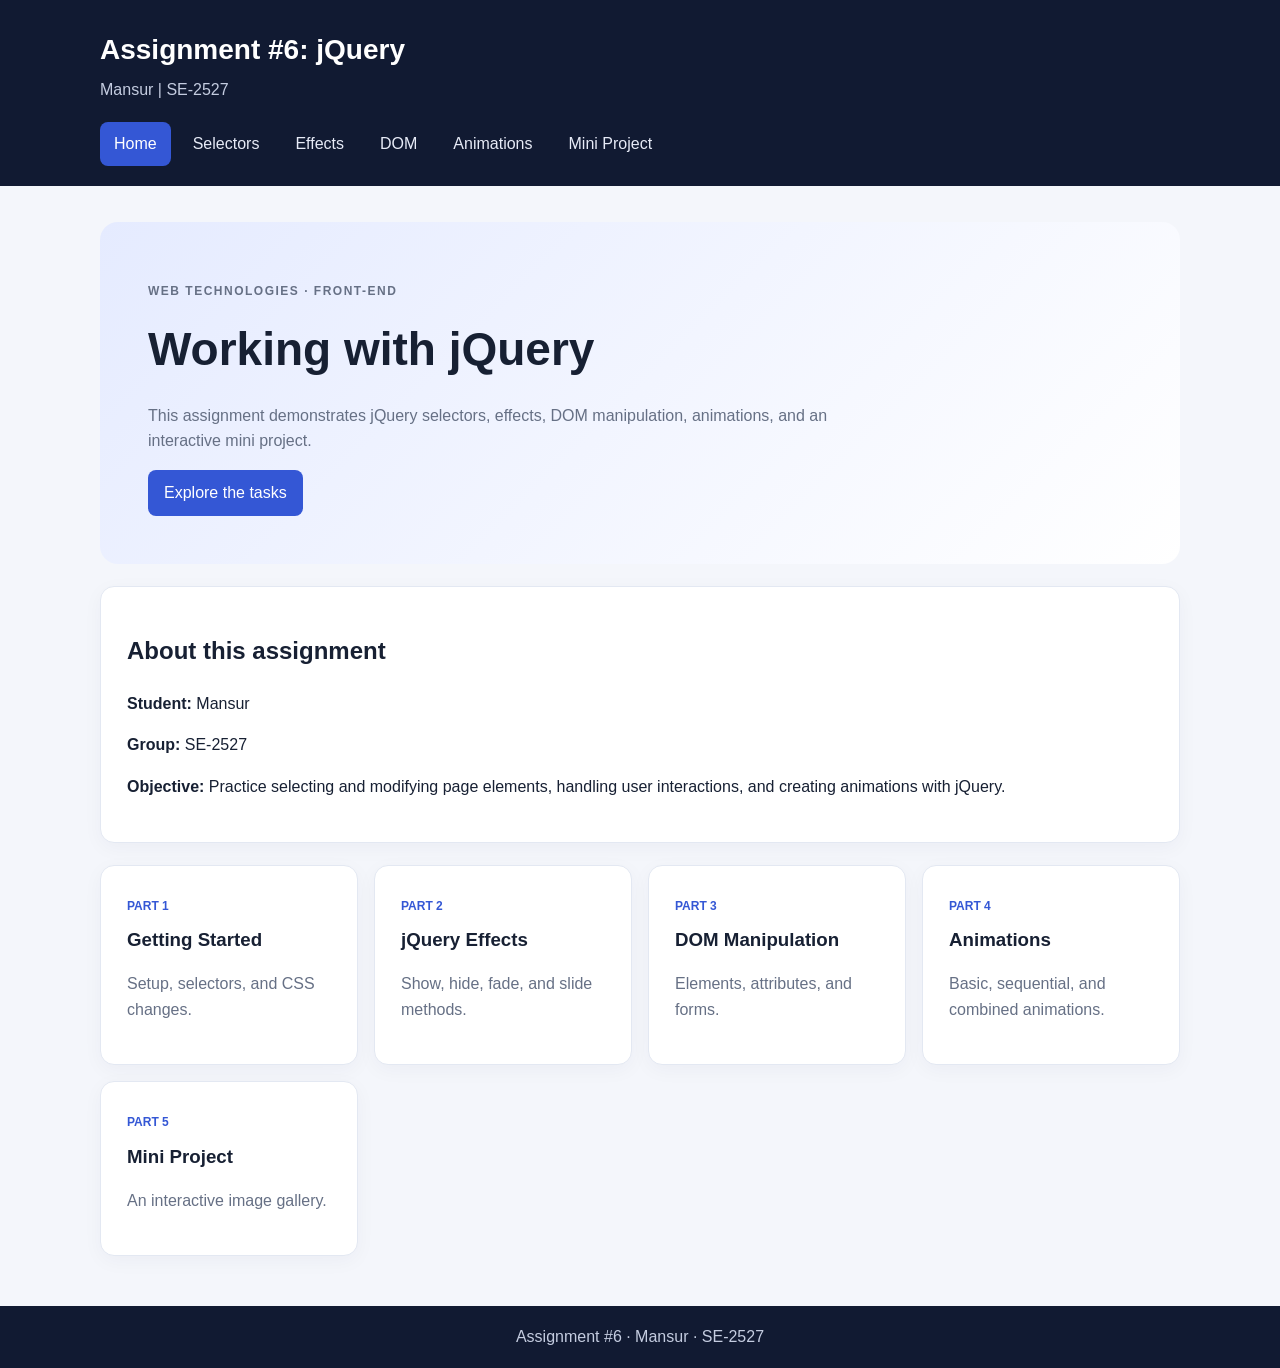
<file: index.html>
<!DOCTYPE html>
<html lang="en">
<head>
    <meta charset="UTF-8">
    <meta name="viewport" content="width=device-width, initial-scale=1.0">
    <title>Assignment #6 | Mansur</title>
    <link rel="stylesheet" href="css/style.css">
</head>
<body>
    <header class="site-header">
        <div class="container">
            <h1>Assignment #6: jQuery</h1>
            <p class="student-info">Mansur | SE-2527</p>
            <nav class="navbar" aria-label="Main navigation">
                <a class="active" href="index.html">Home</a>
                <a href="pages/selectors.html">Selectors</a>
                <a href="pages/effects.html">Effects</a>
                <a href="pages/dom.html">DOM</a>
                <a href="pages/animations.html">Animations</a>
                <a href="pages/project.html">Mini Project</a>
            </nav>
        </div>
    </header>

    <main class="container">
        <section class="hero">
            <p class="eyebrow">WEB TECHNOLOGIES · FRONT-END</p>
            <h2>Working with jQuery</h2>
            <p>This assignment demonstrates jQuery selectors, effects, DOM manipulation,
                animations, and an interactive mini project.</p>
            <a class="button-link" href="pages/selectors.html">Explore the tasks</a>
        </section>

        <section class="card">
            <h2>About this assignment</h2>
            <p><strong>Student:</strong> Mansur</p>
            <p><strong>Group:</strong> SE-2527</p>
            <p><strong>Objective:</strong> Practice selecting and modifying page elements,
                handling user interactions, and creating animations with jQuery.</p>
        </section>

        <section class="task-grid">
            <a class="task-card" href="pages/selectors.html">
                <span>Part 1</span>
                <h3>Getting Started</h3>
                <p>Setup, selectors, and CSS changes.</p>
            </a>
            <a class="task-card" href="pages/effects.html">
                <span>Part 2</span>
                <h3>jQuery Effects</h3>
                <p>Show, hide, fade, and slide methods.</p>
            </a>
            <a class="task-card" href="pages/dom.html">
                <span>Part 3</span>
                <h3>DOM Manipulation</h3>
                <p>Elements, attributes, and forms.</p>
            </a>
            <a class="task-card" href="pages/animations.html">
                <span>Part 4</span>
                <h3>Animations</h3>
                <p>Basic, sequential, and combined animations.</p>
            </a>
            <a class="task-card" href="pages/project.html">
                <span>Part 5</span>
                <h3>Mini Project</h3>
                <p>An interactive image gallery.</p>
            </a>
        </section>
    </main>

    <footer><p>Assignment #6 · Mansur · SE-2527</p></footer>
    <script src="https://code.jquery.com/jquery-3.7.1.min.js"></script>
    <script src="js/main.js"></script>
</body>
</html>
</file>
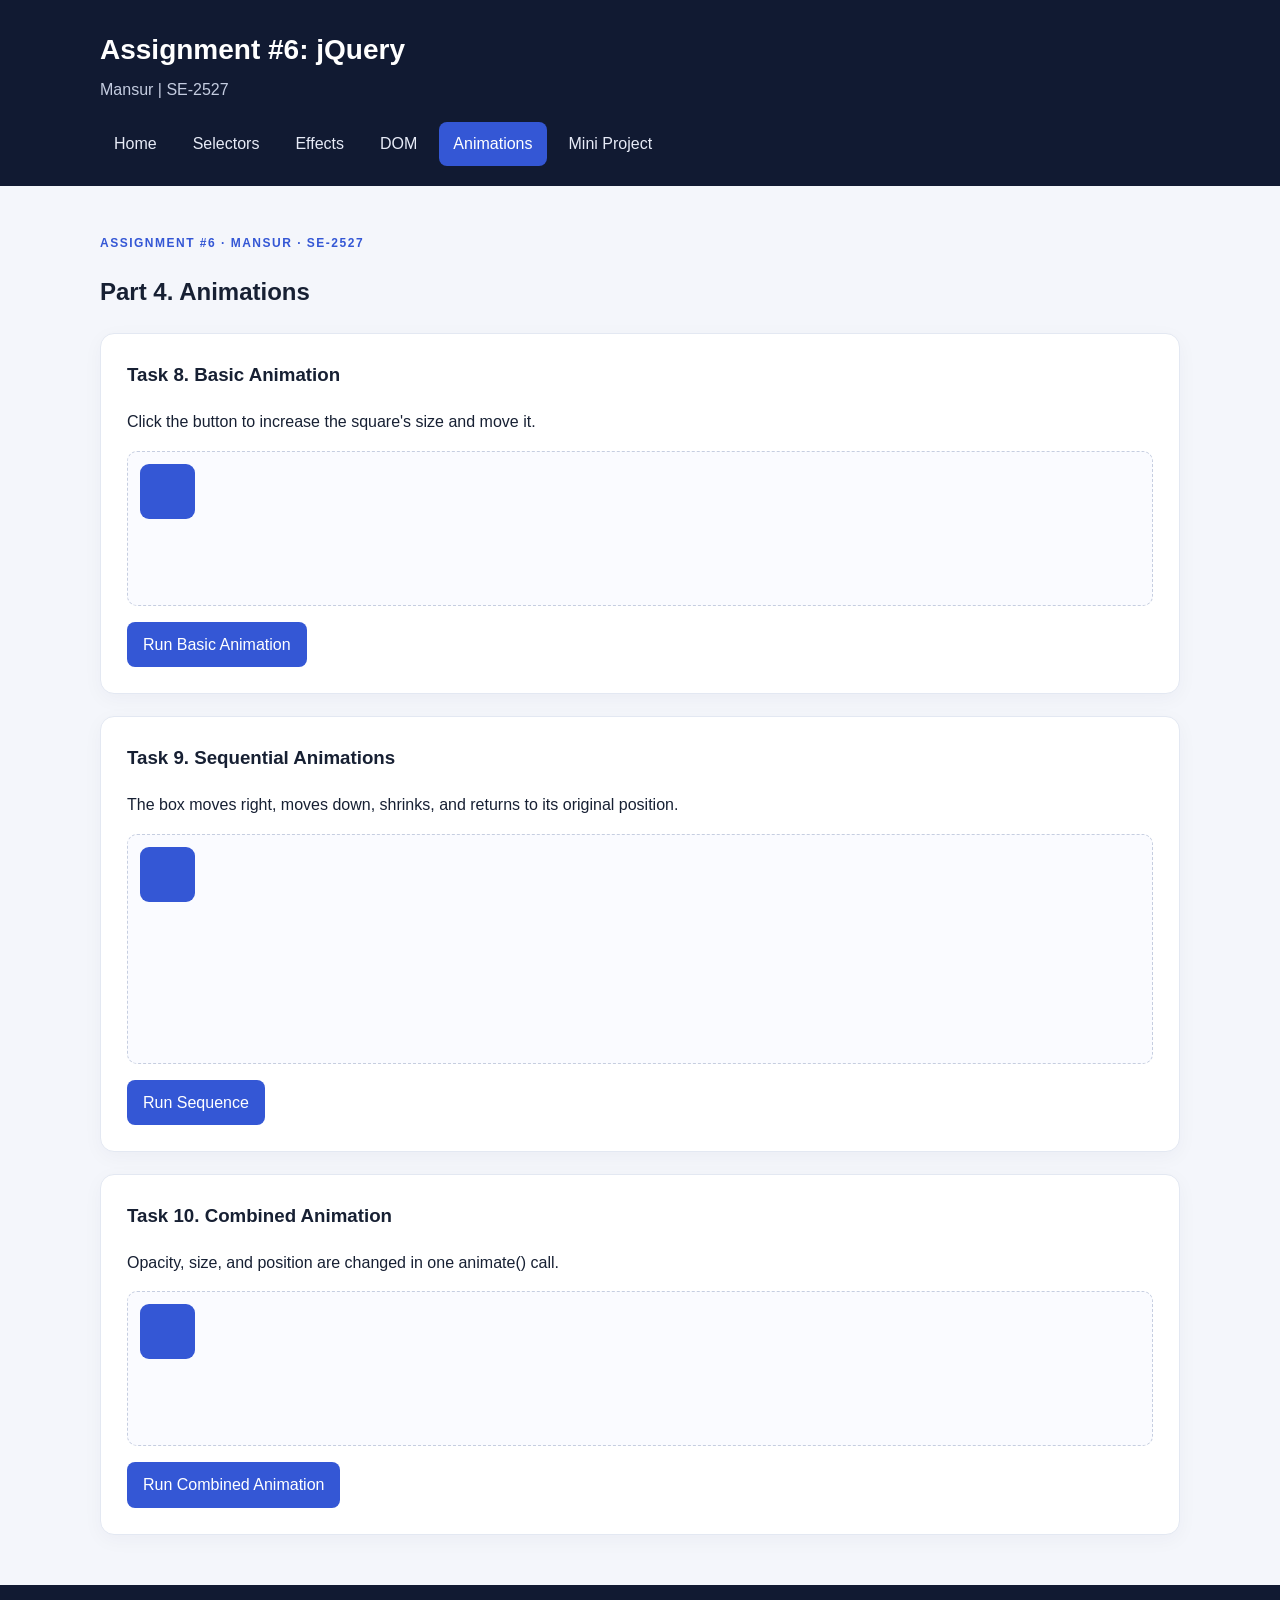
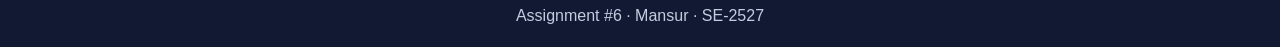
<file: pages/animations.html>
<!DOCTYPE html>
<html lang="en">
<head>
    <meta charset="UTF-8">
    <meta name="viewport" content="width=device-width, initial-scale=1.0">
    <title>Animations | Assignment #6</title>
    <link rel="stylesheet" href="../css/style.css">
</head>
<body>
    <header class="site-header">
        <div class="container">
            <h1>Assignment #6: jQuery</h1>
            <p class="student-info">Mansur | SE-2527</p>
            <nav class="navbar" aria-label="Main navigation">
                <a href="../index.html">Home</a>
                <a href="selectors.html">Selectors</a>
                <a href="effects.html">Effects</a>
                <a href="dom.html">DOM</a>
                <a class="active" href="animations.html">Animations</a>
                <a href="project.html">Mini Project</a>
            </nav>
        </div>
    </header>
    <main class="container page-content">
        <p class="eyebrow">ASSIGNMENT #6 · MANSUR · SE-2527</p>
        
        <h2>Part 4. Animations</h2>
        <section class="card">
            <h3>Task 8. Basic Animation</h3>
            <p>Click the button to increase the square's size and move it.</p>
            <div class="animation-stage">
                <div id="basic-box" class="animation-box"></div>
            </div>
            <button id="basic-animation" class="button">Run Basic Animation</button>
        </section>

        <section class="card">
            <h3>Task 9. Sequential Animations</h3>
            <p>The box moves right, moves down, shrinks, and returns to its original position.</p>
            <div class="animation-stage sequential-stage">
                <div id="sequence-box" class="animation-box"></div>
            </div>
            <button id="sequence-animation" class="button">Run Sequence</button>
        </section>

        <section class="card">
            <h3>Task 10. Combined Animation</h3>
            <p>Opacity, size, and position are changed in one animate() call.</p>
            <div class="animation-stage">
                <div id="combined-box" class="animation-box"></div>
            </div>
            <button id="combined-animation" class="button">Run Combined Animation</button>
        </section>

    </main>
    <footer><p>Assignment #6 · Mansur · SE-2527</p></footer>
    <script src="https://code.jquery.com/jquery-3.7.1.min.js"></script>
    <script src="../js/main.js"></script>
</body>
</html>
</file>
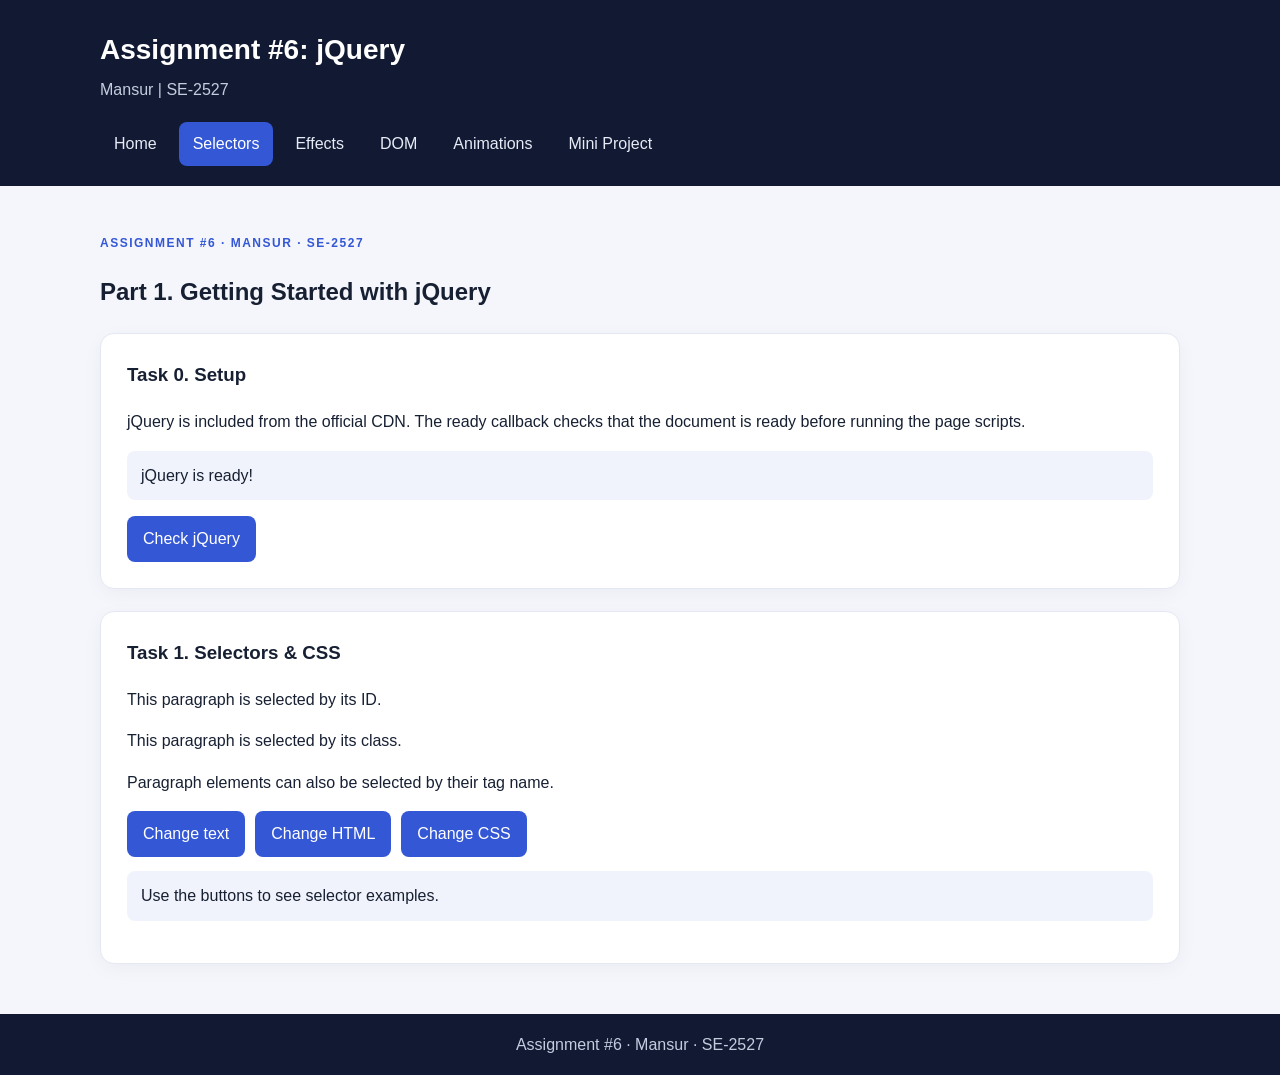
<file: pages/selectors.html>
<!DOCTYPE html>
<html lang="en">
<head>
    <meta charset="UTF-8">
    <meta name="viewport" content="width=device-width, initial-scale=1.0">
    <title>Selectors and CSS | Assignment #6</title>
    <link rel="stylesheet" href="../css/style.css">
</head>
<body>
    <header class="site-header">
        <div class="container">
            <h1>Assignment #6: jQuery</h1>
            <p class="student-info">Mansur | SE-2527</p>
            <nav class="navbar" aria-label="Main navigation">
                <a href="../index.html">Home</a>
                <a class="active" href="selectors.html">Selectors</a>
                <a href="effects.html">Effects</a>
                <a href="dom.html">DOM</a>
                <a href="animations.html">Animations</a>
                <a href="project.html">Mini Project</a>
            </nav>
        </div>
    </header>
    <main class="container page-content">
        <p class="eyebrow">ASSIGNMENT #6 · MANSUR · SE-2527</p>
        
        <h2>Part 1. Getting Started with jQuery</h2>
        <section class="card">
            <h3>Task 0. Setup</h3>
            <p>jQuery is included from the official CDN. The ready callback checks that
                the document is ready before running the page scripts.</p>
            <p id="ready-status" class="result">Waiting for jQuery...</p>
            <button id="check-ready" class="button">Check jQuery</button>
        </section>

        <section class="card">
            <h3>Task 1. Selectors &amp; CSS</h3>
            <p id="selector-id">This paragraph is selected by its ID.</p>
            <p class="selector-class">This paragraph is selected by its class.</p>
            <p>Paragraph elements can also be selected by their tag name.</p>
            <div class="button-row">
                <button id="change-text" class="button">Change text</button>
                <button id="change-html" class="button">Change HTML</button>
                <button id="change-css" class="button">Change CSS</button>
            </div>
            <p id="selector-output" class="result">Use the buttons to see selector examples.</p>
        </section>

    </main>
    <footer><p>Assignment #6 · Mansur · SE-2527</p></footer>
    <script src="https://code.jquery.com/jquery-3.7.1.min.js"></script>
    <script src="../js/main.js"></script>
</body>
</html>
</file>
<file: css/style.css>
* {
    box-sizing: border-box;
}

:root {
    --background: #f4f6fb;
    --surface: #ffffff;
    --text: #172033;
    --muted: #667085;
    --primary: #3457d5;
    --primary-dark: #2442ad;
    --border: #e3e8f2;
}

body {
    margin: 0;
    background: var(--background);
    color: var(--text);
    font-family: Arial, Helvetica, sans-serif;
    line-height: 1.6;
}

.container {
    width: min(1080px, calc(100% - 40px));
    margin: 0 auto;
}

.site-header {
    padding: 28px 0 20px;
    background: #111a32;
    color: #ffffff;
}

.site-header h1 {
    margin: 0;
    font-size: 28px;
}

.student-info {
    margin: 4px 0 20px;
    color: #c4cce0;
}

.navbar {
    display: flex;
    flex-wrap: wrap;
    gap: 8px;
}

.navbar a {
    padding: 9px 14px;
    border-radius: 8px;
    color: #e7ebf7;
    text-decoration: none;
}

.navbar a:hover,
.navbar a.active {
    background: var(--primary);
    color: #ffffff;
}

main {
    padding-top: 36px;
    padding-bottom: 50px;
}

.hero {
    padding: 48px;
    border-radius: 18px;
    background: linear-gradient(135deg, #e5ebff, #ffffff);
}

.hero h2 {
    margin: 8px 0;
    font-size: clamp(30px, 5vw, 46px);
}

.hero p {
    max-width: 680px;
    color: var(--muted);
}

.eyebrow {
    color: var(--primary);
    font-size: 12px;
    font-weight: 700;
    letter-spacing: 1.5px;
}

.card,
.task-card {
    margin-top: 22px;
    padding: 26px;
    border: 1px solid var(--border);
    border-radius: 14px;
    background: var(--surface);
    box-shadow: 0 5px 20px rgba(20, 35, 75, 0.04);
}

.card h3 {
    margin-top: 0;
}

.task-grid {
    display: grid;
    grid-template-columns: repeat(auto-fit, minmax(210px, 1fr));
    gap: 16px;
    margin-top: 22px;
}

.task-card {
    display: block;
    margin: 0;
    color: inherit;
    text-decoration: none;
    transition: transform 0.2s ease, box-shadow 0.2s ease;
}

.task-card:hover {
    transform: translateY(-3px);
    box-shadow: 0 10px 26px rgba(20, 35, 75, 0.09);
}

.task-card span {
    color: var(--primary);
    font-size: 12px;
    font-weight: 700;
    text-transform: uppercase;
}

.task-card h3 {
    margin: 8px 0 4px;
}

.task-card p,
.muted {
    color: var(--muted);
}

.button,
.button-link {
    display: inline-block;
    padding: 10px 16px;
    border: 0;
    border-radius: 8px;
    background: var(--primary);
    color: #ffffff;
    font: inherit;
    text-decoration: none;
    cursor: pointer;
}

.button:hover,
.button-link:hover {
    background: var(--primary-dark);
}

.button-secondary {
    background: #667085;
}

.button-row {
    display: flex;
    flex-wrap: wrap;
    gap: 10px;
    margin-top: 14px;
}

.result {
    margin-top: 14px;
    padding: 12px 14px;
    border-radius: 8px;
    background: #f0f3fb;
}

.demo-image {
    display: block;
    width: min(100%, 520px);
    max-height: 280px;
    margin: 16px 0;
    border-radius: 10px;
    object-fit: cover;
}

.slide-panel {
    margin-top: 12px;
    padding: 20px;
    border-radius: 10px;
    background: #e9eeff;
}

.slide-panel h4 {
    margin-top: 0;
}

.demo-list {
    padding-left: 24px;
}

.demo-list li {
    padding: 5px 0;
}

form {
    display: grid;
    gap: 8px;
    max-width: 460px;
}

input {
    width: 100%;
    padding: 11px 12px;
    border: 1px solid var(--border);
    border-radius: 8px;
    font: inherit;
}

input:focus {
    outline: 2px solid #b9c7ff;
    border-color: var(--primary);
}

.animation-stage {
    position: relative;
    min-height: 155px;
    margin: 16px 0;
    padding: 12px;
    overflow: hidden;
    border: 1px dashed #c6cee0;
    border-radius: 10px;
    background: #fafbff;
}

.sequential-stage {
    min-height: 230px;
}

.animation-box {
    position: relative;
    width: 55px;
    height: 55px;
    border-radius: 9px;
    background: var(--primary);
}

.gallery-main {
    display: flex;
    justify-content: center;
    padding: 12px 0;
}

.gallery-main img {
    width: 100%;
    max-height: 430px;
    border-radius: 12px;
    object-fit: cover;
}

.gallery-thumbnails {
    display: flex;
    flex-wrap: wrap;
    gap: 12px;
    margin-top: 12px;
}

.thumbnail {
    width: 130px;
    height: 90px;
    padding: 4px;
    overflow: hidden;
    border: 2px solid transparent;
    border-radius: 9px;
    background: transparent;
    cursor: pointer;
}

.thumbnail.active {
    border-color: var(--primary);
}

.thumbnail img {
    width: 100%;
    height: 100%;
    border-radius: 5px;
    object-fit: cover;
}

footer {
    padding: 18px 20px;
    background: #111a32;
    color: #c4cce0;
    text-align: center;
}

footer p {
    margin: 0;
}

@media (max-width: 600px) {
    .hero {
        padding: 28px 22px;
    }

    .site-header h1 {
        font-size: 23px;
    }

    .card {
        padding: 20px;
    }
}
</file>
